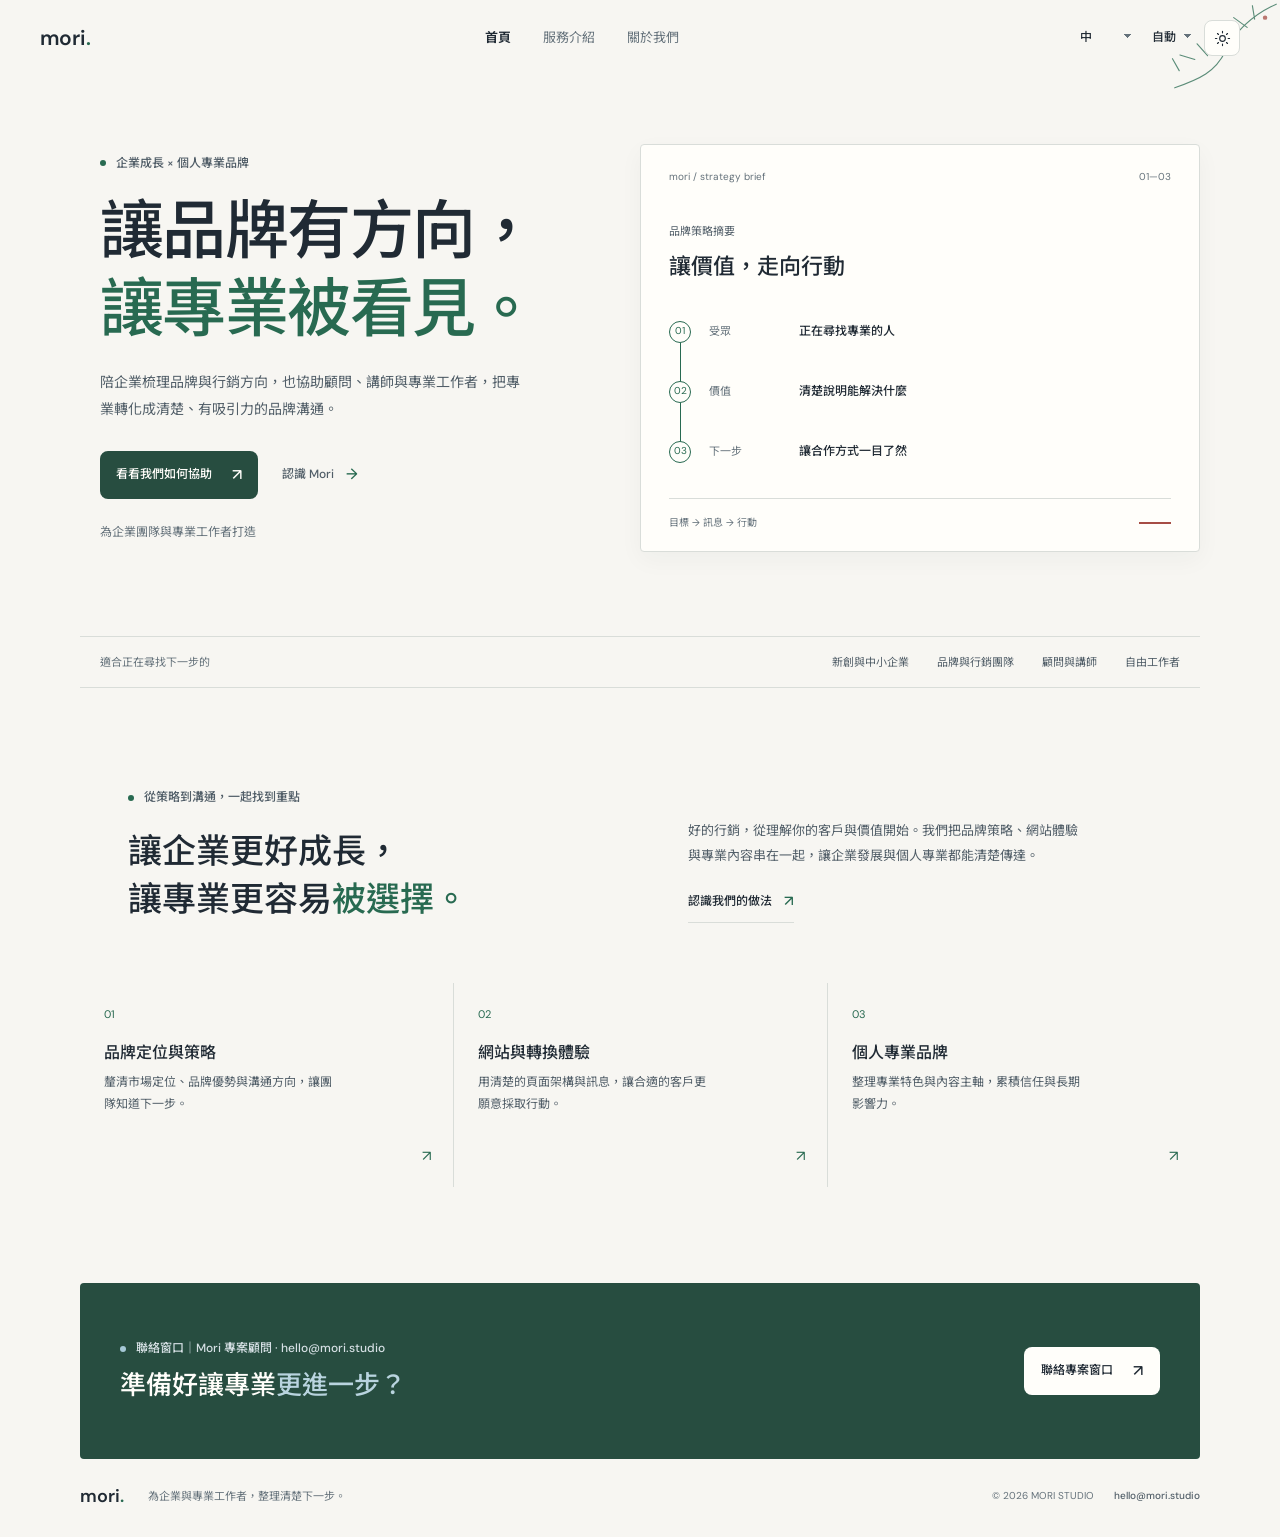
<file: index.html>
<!doctype html>
<html lang="zh-Hant">
<head>
  <meta charset="utf-8">
  <meta name="viewport" content="width=device-width, initial-scale=1">
  <meta name="theme-color" content="#f7f6f2">
  <meta name="description" content="Mori Studio helps businesses clarify their brand and experts communicate their value.">
  <title>Mori Studio — 讓品牌更有方向，讓專業被看見</title>
  <link rel="stylesheet" href="style.css">
</head>
<body>
  <div class="season-decoration" aria-hidden="true"><svg viewBox="0 0 150 120"><path d="M145 4C112 19 91 39 77 67S43 104 9 116M116 24l-3-18m-7 29L88 22m-1 19-20-4m-3 24-2-20m-9 32L39 57m-3 21-20-6m-1 21-9-16"/><circle cx="130" cy="22" r="4"/></svg></div>
  <header class="site-header">
    <a class="brand" href="index.html" aria-label="Mori Studio home">mori<span>.</span></a>
    <nav class="main-nav" id="mainNav">
      <a class="active" href="index.html" data-i18n="navHome">首頁</a>
      <a href="services.html" data-i18n="navServices">服務介紹</a>
      <a href="about.html" data-i18n="navAbout">關於我們</a>
    </nav>
    <div class="header-actions">
      <label class="select-wrap"><span class="sr-only">Language</span><select id="languageSelect" aria-label="Language"><option value="zh">中</option><option value="en">EN</option><option value="ja">日本語</option></select></label>
      <label class="select-wrap season-select"><span class="sr-only">Season theme</span><select id="seasonSelect" aria-label="Season theme"><option value="auto" data-i18n="seasonAuto">自動</option><option value="none" data-i18n="seasonDefault">一般</option><option value="christmas" data-i18n="seasonChristmas">聖誕</option></select></label>
      <button class="icon-button mode-toggle" id="modeToggle" aria-label="Toggle dark mode" title="Light / dark mode"><svg viewBox="0 0 24 24" aria-hidden="true"><circle cx="12" cy="12" r="4"/><path d="M12 2v2m0 16v2M4.93 4.93l1.42 1.42m11.3 11.3 1.42 1.42M2 12h2m16 0h2M4.93 19.07l1.42-1.42m11.3-11.3 1.42-1.42"/></svg></button>
      <button class="menu-toggle" id="menuToggle" aria-label="Open menu" aria-expanded="false"><span></span><span></span></button>
    </div>
  </header>
  <main>
    <section class="hero page-width">
      <div class="hero-copy">
        <p class="eyebrow"><span class="eyebrow-dot"></span><span data-i18n="heroEyebrow">企業成長 × 個人專業品牌</span></p>
        <h1 data-i18n="heroTitle">讓品牌有方向，<br><span>讓專業被看見。</span></h1>
        <p class="hero-description" data-i18n="heroDescription">陪企業梳理品牌與行銷方向，也協助顧問、講師與專業工作者，把專業轉化成清楚、有吸引力的品牌溝通。</p>
        <div class="hero-buttons"><a class="button button-primary" href="services.html"><span data-i18n="heroCta">看看我們如何協助</span><span class="arrow" aria-hidden="true">↗</span></a><a class="text-link" href="about.html"><span data-i18n="heroSecondary">認識 Mori</span><span aria-hidden="true">→</span></a></div>
        <p class="hero-note" data-i18n="heroNote">為企業團隊與專業工作者打造</p>
      </div>
      <div class="hero-art" role="img" aria-label="A brand strategy brief showing audience, value, and action">
        <div class="brief-topline"><span>mori / strategy brief</span><span>01—03</span></div>
        <div class="brief-heading"><span class="brief-kicker" data-i18n="visualHeading">品牌策略摘要</span><h2 data-i18n="visualTitle">讓價值，走向行動</h2></div>
        <div class="strategy-route">
          <div class="route-step"><span class="route-number">01</span><span class="route-label" data-i18n="visualAudienceLabel">受眾</span><strong data-i18n="visualAudience">正在尋找專業的人</strong></div>
          <span class="route-line" aria-hidden="true"></span>
          <div class="route-step"><span class="route-number">02</span><span class="route-label" data-i18n="visualValueLabel">價值</span><strong data-i18n="visualValue">清楚說明能解決什麼</strong></div>
          <span class="route-line" aria-hidden="true"></span>
          <div class="route-step"><span class="route-number">03</span><span class="route-label" data-i18n="visualActionLabel">下一步</span><strong data-i18n="visualAction">讓合作方式一目了然</strong></div>
        </div>
        <div class="brief-footer"><span data-i18n="visualFoot">目標 → 訊息 → 行動</span><span class="brief-rule"></span></div>
      </div>
    </section>
    <section class="trust-strip page-width"><span class="trust-label" data-i18n="trustLabel">適合正在尋找下一步的</span><div class="trust-logos"><span data-i18n="trust1">新創與中小企業</span><span data-i18n="trust2">品牌與行銷團隊</span><span data-i18n="trust3">顧問與講師</span><span data-i18n="trust4">自由工作者</span></div></section>
    <section class="intro-section page-width">
      <div class="section-heading"><p class="eyebrow"><span class="eyebrow-dot"></span><span data-i18n="introEyebrow">從策略到溝通，一起找到重點</span></p><h2 data-i18n="introTitle">讓企業更好成長，<br>讓專業更容易<span>被選擇。</span></h2></div>
      <div class="intro-side"><p data-i18n="introCopy">好的行銷，從理解你的客戶與價值開始。我們把品牌策略、網站體驗與專業內容串在一起，讓企業發展與個人專業都能清楚傳達。</p><a href="about.html" class="under-link"><span data-i18n="learnMore">認識我們的做法</span><span aria-hidden="true">↗</span></a></div>
    </section>
    <section class="service-preview page-width">
      <a class="service-card" href="services.html"><span class="card-index">01</span><h3 data-i18n="service1Title">品牌定位與策略</h3><p data-i18n="service1Text">釐清市場定位、品牌優勢與溝通方向，讓團隊知道下一步。</p><span class="card-arrow" aria-hidden="true">↗</span></a>
      <a class="service-card" href="services.html"><span class="card-index">02</span><h3 data-i18n="service2Title">網站與轉換體驗</h3><p data-i18n="service2Text">用清楚的頁面架構與訊息，讓合適的客戶更願意採取行動。</p><span class="card-arrow" aria-hidden="true">↗</span></a>
      <a class="service-card" href="services.html"><span class="card-index">03</span><h3 data-i18n="service3Title">個人專業品牌</h3><p data-i18n="service3Text">整理專業特色與內容主軸，累積信任與長期影響力。</p><span class="card-arrow" aria-hidden="true">↗</span></a>
    </section>
    <section class="cta-band page-width"><div><p class="eyebrow"><span class="eyebrow-dot"></span><span data-i18n="ctaEyebrow">聯絡窗口｜Mori 專案顧問 · hello@mori.studio</span></p><h2 data-i18n="ctaTitle">準備好讓專業<span>更進一步？</span></h2></div><a class="button button-light" href="mailto:hello@mori.studio"><span data-i18n="ctaButton">聯絡專案窗口</span><span class="arrow" aria-hidden="true">↗</span></a></section>
  </main>
  <footer class="site-footer page-width"><a class="brand" href="index.html">mori<span>.</span></a><p data-i18n="footerLine">為企業與專業工作者，整理清楚下一步。</p><div class="footer-right"><span>© 2026 MORI STUDIO</span><a href="mailto:hello@mori.studio">hello@mori.studio</a></div></footer>
  <script src="script.js"></script>
</body>
</html>
</file>
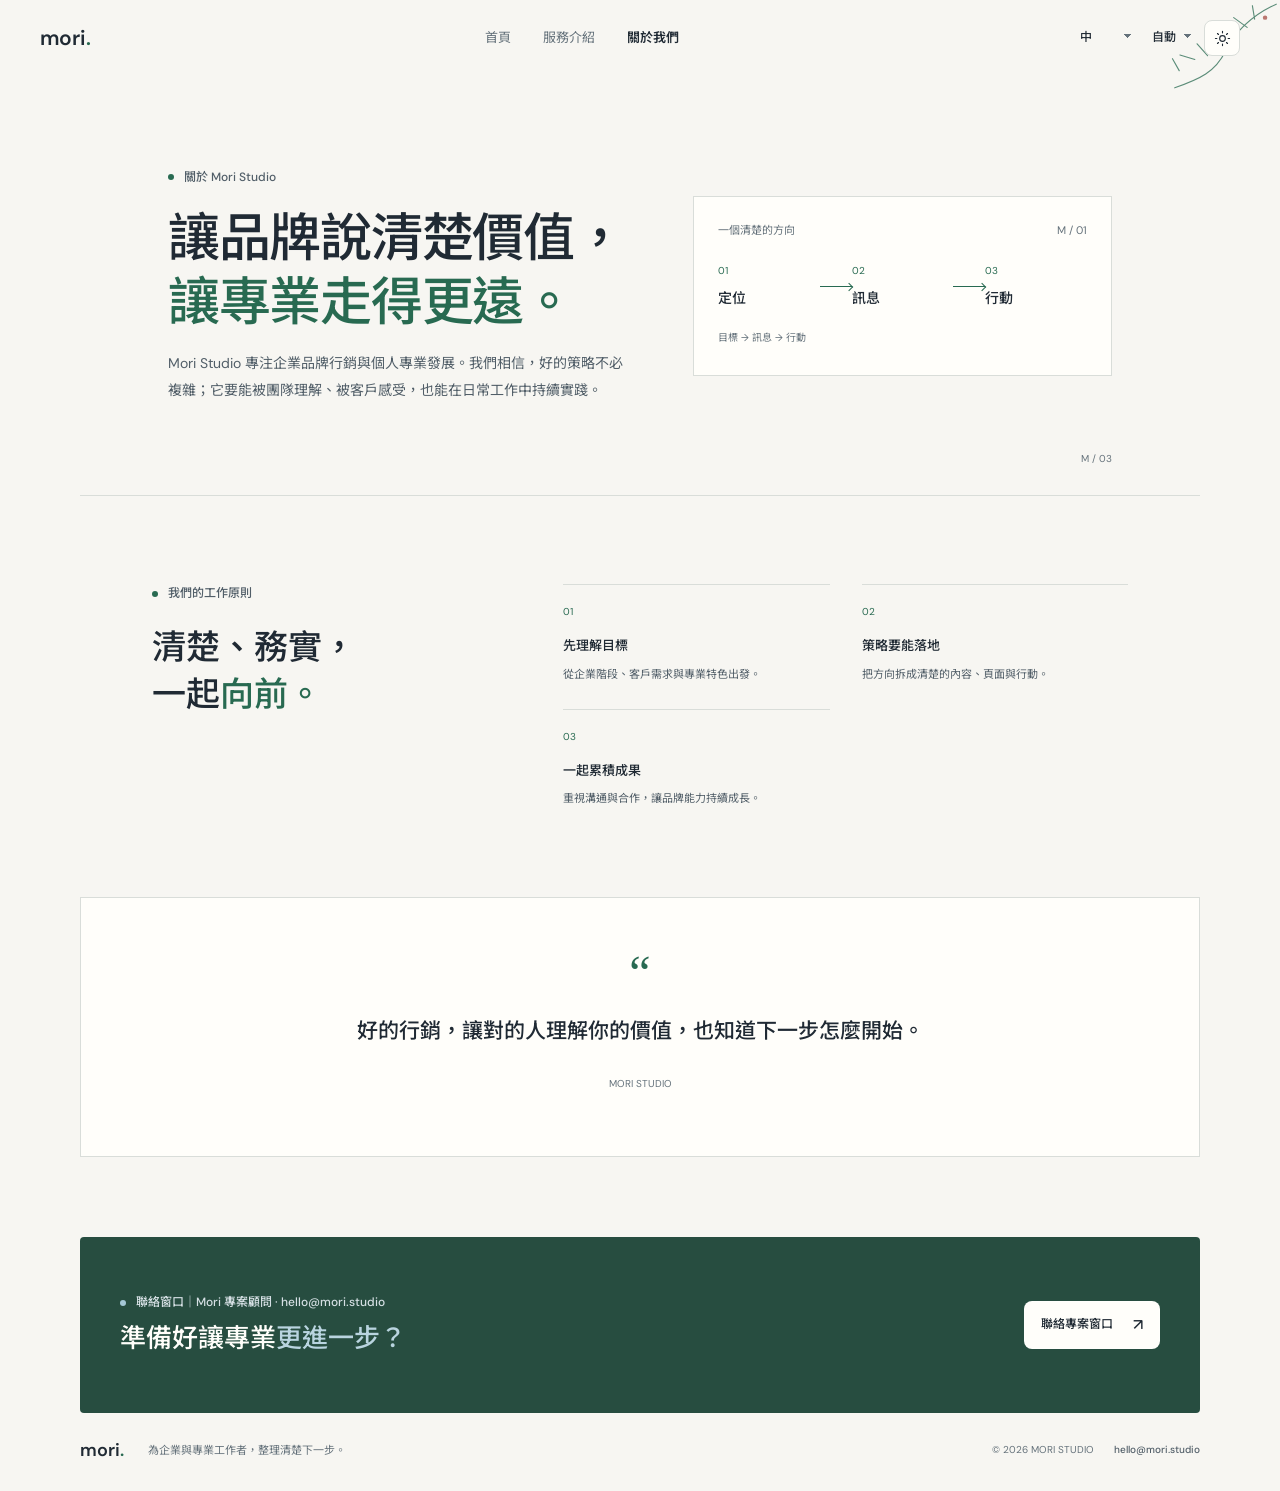
<file: about.html>
<!doctype html>
<html lang="zh-Hant">
<head><meta charset="utf-8"><meta name="viewport" content="width=device-width, initial-scale=1"><meta name="theme-color" content="#f7f6f2"><title>關於我們 — Mori Studio</title><link rel="stylesheet" href="style.css"></head>
<body>
  <div class="season-decoration" aria-hidden="true"><svg viewBox="0 0 150 120"><path d="M145 4C112 19 91 39 77 67S43 104 9 116M116 24l-3-18m-7 29L88 22m-1 19-20-4m-3 24-2-20m-9 32L39 57m-3 21-20-6m-1 21-9-16"/><circle cx="130" cy="22" r="4"/></svg></div>
  <header class="site-header"><a class="brand" href="index.html">mori<span>.</span></a><nav class="main-nav" id="mainNav"><a href="index.html" data-i18n="navHome">首頁</a><a href="services.html" data-i18n="navServices">服務介紹</a><a class="active" href="about.html" data-i18n="navAbout">關於我們</a></nav><div class="header-actions"><label class="select-wrap"><span class="sr-only">Language</span><select id="languageSelect" aria-label="Language"><option value="zh">中</option><option value="en">EN</option><option value="ja">日本語</option></select></label><label class="select-wrap season-select"><span class="sr-only">Season theme</span><select id="seasonSelect" aria-label="Season theme"><option value="auto" data-i18n="seasonAuto">自動</option><option value="none" data-i18n="seasonDefault">一般</option><option value="christmas" data-i18n="seasonChristmas">聖誕</option></select></label><button class="icon-button mode-toggle" id="modeToggle" aria-label="Toggle dark mode" title="Light / dark mode"><svg viewBox="0 0 24 24" aria-hidden="true"><circle cx="12" cy="12" r="4"/><path d="M12 2v2m0 16v2M4.93 4.93l1.42 1.42m11.3 11.3 1.42 1.42M2 12h2m16 0h2M4.93 19.07l1.42-1.42m11.3-11.3 1.42-1.42"/></svg></button><button class="menu-toggle" id="menuToggle" aria-label="Open menu" aria-expanded="false"><span></span><span></span></button></div></header>
  <main>
    <section class="subhero about-hero page-width"><div class="about-copy"><p class="eyebrow"><span class="eyebrow-dot"></span><span data-i18n="aboutEyebrow">關於 Mori Studio</span></p><h1 data-i18n="aboutTitle">讓品牌說清楚價值，<br><span>讓專業走得更遠。</span></h1><p class="subhero-copy" data-i18n="aboutCopy">Mori Studio 專注企業品牌行銷與個人專業發展。我們相信，好的策略不必複雜；它要能被團隊理解、被客戶感受，也能在日常工作中持續實踐。</p></div><div class="about-illustration" role="img" aria-label="Positioning, message, and next action"><div class="map-heading"><span data-i18n="aboutMapLabel">一個清楚的方向</span><span>M / 01</span></div><div class="map-route"><div><span>01</span><strong data-i18n="routeStrategy">定位</strong></div><i></i><div><span>02</span><strong data-i18n="routeMessage">訊息</strong></div><i></i><div><span>03</span><strong data-i18n="routeAction">行動</strong></div></div><p data-i18n="visualFoot">目標 → 訊息 → 行動</p></div><span class="subhero-index">M / 03</span></section>
    <section class="values-section page-width"><div><p class="eyebrow"><span class="eyebrow-dot"></span><span data-i18n="valuesEyebrow">我們的工作原則</span></p><h2 data-i18n="valuesTitle">清楚、務實，<br>一起<span>向前。</span></h2></div><div class="values-grid"><article><span>01</span><h3 data-i18n="value1">先理解目標</h3><p data-i18n="value1Text">從企業階段、客戶需求與專業特色出發。</p></article><article><span>02</span><h3 data-i18n="value2">策略要能落地</h3><p data-i18n="value2Text">把方向拆成清楚的內容、頁面與行動。</p></article><article><span>03</span><h3 data-i18n="value3">一起累積成果</h3><p data-i18n="value3Text">重視溝通與合作，讓品牌能力持續成長。</p></article></div></section>
    <section class="quote-section page-width"><span class="quote-mark" aria-hidden="true">“</span><blockquote data-i18n="quote">好的行銷，讓對的人理解你的價值，也知道下一步怎麼開始。</blockquote><span class="quote-credit">MORI STUDIO</span></section>
    <section class="cta-band page-width"><div><p class="eyebrow"><span class="eyebrow-dot"></span><span data-i18n="ctaEyebrow">聯絡窗口｜Mori 專案顧問 · hello@mori.studio</span></p><h2 data-i18n="ctaTitle">準備好讓專業<span>更進一步？</span></h2></div><a class="button button-light" href="mailto:hello@mori.studio"><span data-i18n="ctaButton">聯絡專案窗口</span><span class="arrow" aria-hidden="true">↗</span></a></section>
  </main>
  <footer class="site-footer page-width"><a class="brand" href="index.html">mori<span>.</span></a><p data-i18n="footerLine">為企業與專業工作者，整理清楚下一步。</p><div class="footer-right"><span>© 2026 MORI STUDIO</span><a href="mailto:hello@mori.studio">hello@mori.studio</a></div></footer>
  <script src="script.js"></script>
</body>
</html>
</file>
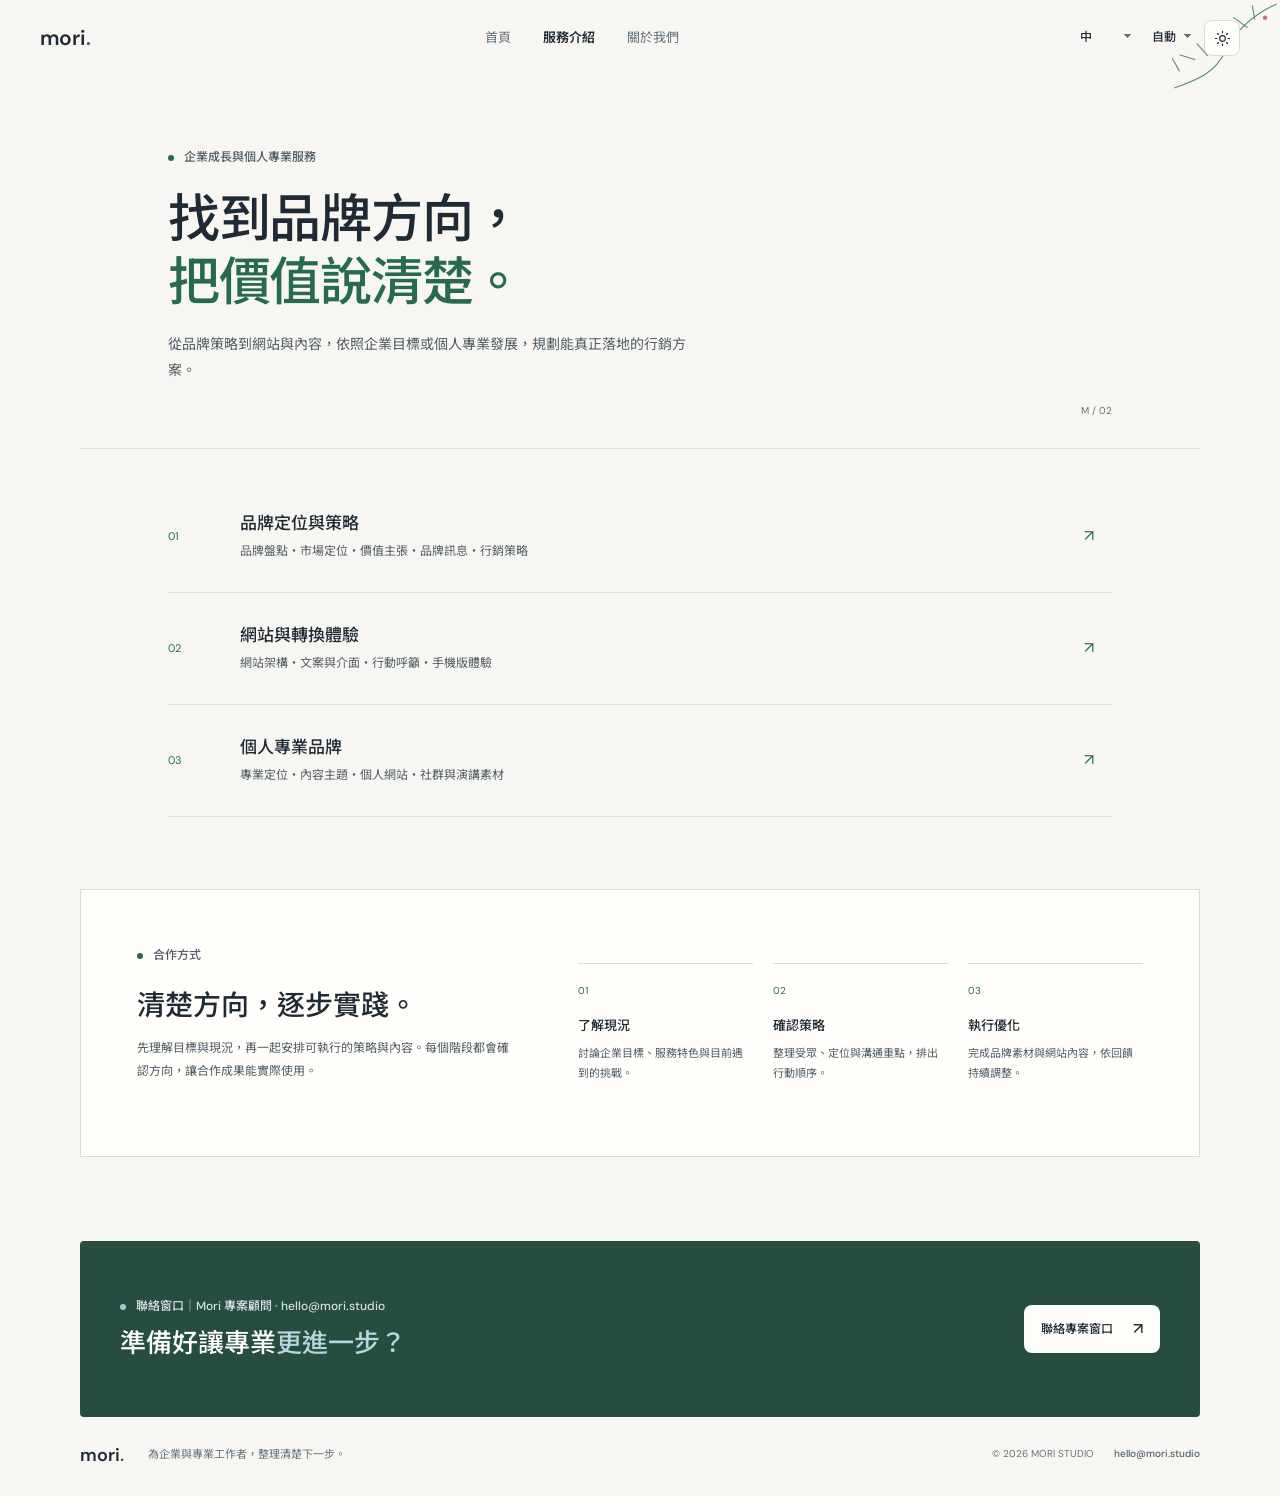
<file: services.html>
<!doctype html>
<html lang="zh-Hant">
<head><meta charset="utf-8"><meta name="viewport" content="width=device-width, initial-scale=1"><meta name="theme-color" content="#f7f6f2"><title>服務介紹 — Mori Studio</title><link rel="stylesheet" href="style.css"></head>
<body>
  <div class="season-decoration" aria-hidden="true"><svg viewBox="0 0 150 120"><path d="M145 4C112 19 91 39 77 67S43 104 9 116M116 24l-3-18m-7 29L88 22m-1 19-20-4m-3 24-2-20m-9 32L39 57m-3 21-20-6m-1 21-9-16"/><circle cx="130" cy="22" r="4"/></svg></div>
  <header class="site-header"><a class="brand" href="index.html">mori<span>.</span></a><nav class="main-nav" id="mainNav"><a href="index.html" data-i18n="navHome">首頁</a><a class="active" href="services.html" data-i18n="navServices">服務介紹</a><a href="about.html" data-i18n="navAbout">關於我們</a></nav><div class="header-actions"><label class="select-wrap"><span class="sr-only">Language</span><select id="languageSelect" aria-label="Language"><option value="zh">中</option><option value="en">EN</option><option value="ja">日本語</option></select></label><label class="select-wrap season-select"><span class="sr-only">Season theme</span><select id="seasonSelect" aria-label="Season theme"><option value="auto" data-i18n="seasonAuto">自動</option><option value="none" data-i18n="seasonDefault">一般</option><option value="christmas" data-i18n="seasonChristmas">聖誕</option></select></label><button class="icon-button mode-toggle" id="modeToggle" aria-label="Toggle dark mode" title="Light / dark mode"><svg viewBox="0 0 24 24" aria-hidden="true"><circle cx="12" cy="12" r="4"/><path d="M12 2v2m0 16v2M4.93 4.93l1.42 1.42m11.3 11.3 1.42 1.42M2 12h2m16 0h2M4.93 19.07l1.42-1.42m11.3-11.3 1.42-1.42"/></svg></button><button class="menu-toggle" id="menuToggle" aria-label="Open menu" aria-expanded="false"><span></span><span></span></button></div></header>
  <main>
    <section class="subhero page-width"><p class="eyebrow"><span class="eyebrow-dot"></span><span data-i18n="servicesEyebrow">企業成長與個人專業服務</span></p><h1 data-i18n="servicesTitle">找到品牌方向，<br><span>把價值說清楚。</span></h1><p class="subhero-copy" data-i18n="servicesCopy">從品牌策略到網站與內容，依照企業目標或個人專業發展，規劃能真正落地的行銷方案。</p><span class="subhero-index">M / 02</span></section>
    <section class="offer-list page-width"><article class="offer-row"><span class="offer-number">01</span><div class="offer-copy"><h2 data-i18n="service1Title">品牌定位與策略</h2><p data-i18n="offer1">品牌盤點・市場定位・價值主張・品牌訊息・行銷策略</p></div><span class="offer-arrow" aria-hidden="true">↗</span></article><article class="offer-row"><span class="offer-number">02</span><div class="offer-copy"><h2 data-i18n="service2Title">網站與轉換體驗</h2><p data-i18n="offer2">網站架構・文案與介面・行動呼籲・手機版體驗</p></div><span class="offer-arrow" aria-hidden="true">↗</span></article><article class="offer-row"><span class="offer-number">03</span><div class="offer-copy"><h2 data-i18n="service3Title">個人專業品牌</h2><p data-i18n="offer3">專業定位・內容主題・個人網站・社群與演講素材</p></div><span class="offer-arrow" aria-hidden="true">↗</span></article></section>
    <section class="process-section page-width"><div class="process-intro"><p class="eyebrow"><span class="eyebrow-dot"></span><span data-i18n="processEyebrow">合作方式</span></p><h2 data-i18n="processTitle">清楚方向，逐步實踐。</h2><p data-i18n="processCopy">先理解目標與現況，再一起安排可執行的策略與內容。每個階段都會確認方向，讓合作成果能實際使用。</p></div><div class="process-steps"><div><span>01</span><h3 data-i18n="step1">了解現況</h3><p data-i18n="step1Text">討論企業目標、服務特色與目前遇到的挑戰。</p></div><div><span>02</span><h3 data-i18n="step2">確認策略</h3><p data-i18n="step2Text">整理受眾、定位與溝通重點，排出行動順序。</p></div><div><span>03</span><h3 data-i18n="step3">執行優化</h3><p data-i18n="step3Text">完成品牌素材與網站內容，依回饋持續調整。</p></div></div></section>
    <section class="cta-band page-width"><div><p class="eyebrow"><span class="eyebrow-dot"></span><span data-i18n="ctaEyebrow">聯絡窗口｜Mori 專案顧問 · hello@mori.studio</span></p><h2 data-i18n="ctaTitle">準備好讓專業<span>更進一步？</span></h2></div><a class="button button-light" href="mailto:hello@mori.studio"><span data-i18n="ctaButton">聯絡專案窗口</span><span class="arrow" aria-hidden="true">↗</span></a></section>
  </main>
  <footer class="site-footer page-width"><a class="brand" href="index.html">mori<span>.</span></a><p data-i18n="footerLine">為企業與專業工作者，整理清楚下一步。</p><div class="footer-right"><span>© 2026 MORI STUDIO</span><a href="mailto:hello@mori.studio">hello@mori.studio</a></div></footer>
  <script src="script.js"></script>
</body>
</html>
</file>
<file: style.css>
@import url('https://fonts.googleapis.com/css2?family=DM+Sans:wght@400;500;600&family=Noto+Sans+JP:wght@400;500;600&family=Noto+Sans+TC:wght@400;500;600&display=swap');

/* Visual polish guided by unslop by Damir Sokolovsky, CC BY 4.0: https://x.com/heydamir */
:root{--bg:#f7f6f2;--surface:#fffefa;--surface-raised:#efeee8;--ink:#202a34;--secondary:#515e68;--muted:#65727b;--line:#d9ddd9;--accent:#356f8d;--accent-soft:#e7eef0;--cta:#243c49;--holiday:#a64d45;--ease:cubic-bezier(.22,1,.36,1);color-scheme:light}
*{box-sizing:border-box}
html{scroll-behavior:smooth}
body{margin:0;background:var(--bg);color:var(--ink);font-family:'DM Sans','Noto Sans TC','Noto Sans JP',sans-serif;line-height:1.65;transition:background-color .16s var(--ease),color .16s var(--ease)}
a{color:inherit;text-decoration:none}
button,select{font:inherit}
.page-width{width:min(1120px,calc(100% - 64px));margin-inline:auto}
.site-header{height:76px;width:min(1200px,calc(100% - 64px));margin-inline:auto;display:flex;align-items:center;justify-content:space-between;position:relative;z-index:10}
.brand{font-size:21px;line-height:1;font-weight:600;letter-spacing:0}.brand span{color:var(--accent)}
.main-nav{display:flex;align-items:center;gap:32px;color:var(--muted);font-size:13px}.main-nav a{transition:color .16s var(--ease)}.main-nav a:hover,.main-nav a.active{color:var(--ink)}.main-nav a.active{font-weight:600}
.header-actions{display:flex;align-items:center;gap:8px}.select-wrap select{appearance:none;border:0;background:transparent;color:var(--ink);font-size:12px;font-weight:500;padding:8px 20px 8px 8px;cursor:pointer;background-image:linear-gradient(45deg,transparent 50%,var(--muted) 50%),linear-gradient(135deg,var(--muted) 50%,transparent 50%);background-position:calc(100% - 8px) 14px,calc(100% - 4px) 14px;background-size:4px 4px;background-repeat:no-repeat}.select-wrap select:focus-visible,.button:focus-visible,.text-link:focus-visible,.under-link:focus-visible,.icon-button:focus-visible,.menu-toggle:focus-visible{outline:2px solid var(--accent);outline-offset:3px;border-radius:4px}
.icon-button,.menu-toggle{width:36px;height:36px;border:1px solid var(--line);background:var(--surface);border-radius:8px;color:var(--ink);cursor:pointer;display:grid;place-items:center}.icon-button svg{width:17px;height:17px;fill:none;stroke:currentColor;stroke-width:1.6;stroke-linecap:round;stroke-linejoin:round;transition:transform .16s var(--ease)}.dark .icon-button svg{transform:rotate(45deg)}
.menu-toggle{display:none}.menu-toggle span{width:16px;height:1.5px;background:var(--ink);display:block}.menu-toggle span+span{margin-top:4px}.sr-only{position:absolute;width:1px;height:1px;padding:0;margin:-1px;overflow:hidden;clip:rect(0,0,0,0);white-space:nowrap;border:0}
.hero{display:grid;grid-template-columns:.94fr 1.06fr;align-items:center;gap:64px;padding:56px 0 72px;min-height:560px}.hero-copy{padding-left:20px}.eyebrow{margin:0 0 20px;color:var(--secondary);font-size:12px;font-weight:500;display:flex;gap:10px;align-items:center}.eyebrow-dot{width:6px;height:6px;background:var(--accent);border-radius:50%;flex:none}.hero h1,.subhero h1{font-size:clamp(44px,5vw,64px);letter-spacing:-.025em;line-height:1.22;margin:0 0 20px;font-weight:500}.hero h1 span,.subhero h1 span{color:var(--accent)}.hero-description,.subhero-copy{max-width:430px;color:var(--secondary);font-size:14px;line-height:1.9;margin:0}.hero-buttons{display:flex;align-items:center;gap:24px;margin-top:28px}.button{min-height:48px;padding:12px 16px;border-radius:8px;display:inline-flex;align-items:center;gap:20px;font-size:12px;font-weight:500;transition:background-color .16s var(--ease),color .16s var(--ease),border-color .16s var(--ease)}.button-primary{background:var(--cta);color:#fffefa}.button-primary:hover{background:var(--accent)}.button-light{background:var(--surface);color:var(--ink);border:1px solid #ffffff40}.button-light:hover{background:var(--surface-raised)}.arrow{font-size:16px;line-height:1}.text-link{font-size:12px;font-weight:500;display:flex;gap:12px;align-items:center;color:var(--secondary);transition:color .16s var(--ease)}.text-link:hover,.under-link:hover{color:var(--accent)}.text-link span:last-child,.under-link span:last-child{color:var(--accent);font-size:15px}.hero-note{font-size:12px;color:var(--muted);margin:24px 0 0}
.hero-art{position:relative;background:var(--surface);border:1px solid var(--line);border-radius:4px;min-height:356px;padding:24px 28px 20px;box-shadow:0 8px 24px #202a340a}.brief-topline,.brief-footer{display:flex;align-items:center;justify-content:space-between;font-size:10px;color:var(--muted)}.brief-topline span:last-child{font-variant-numeric:tabular-nums}.brief-heading{margin:32px 0 20px}.brief-kicker{font-size:11px;color:var(--secondary)}.brief-heading h2{font-size:22px;line-height:1.35;font-weight:500;letter-spacing:0;margin:8px 0 0}.strategy-route{display:grid;gap:0}.route-step{min-height:60px;display:grid;grid-template-columns:28px 78px minmax(0,1fr);align-items:center;column-gap:12px;position:relative}.route-number{width:22px;height:22px;border:1px solid var(--accent);border-radius:50%;display:grid;place-items:center;color:var(--accent);font-size:10px;font-variant-numeric:tabular-nums;background:var(--surface);position:relative;z-index:1}.route-label{color:var(--muted);font-size:11px}.route-step strong{font-size:12px;font-weight:500;color:var(--ink)}.route-step:not(:last-child) .route-number:after{content:"";position:absolute;top:21px;left:10px;width:1px;height:40px;background:var(--accent)}.brief-footer{margin-top:16px;padding-top:16px;border-top:1px solid var(--line)}.brief-rule{width:32px;height:2px;background:var(--accent)}
.trust-strip{border-top:1px solid var(--line);border-bottom:1px solid var(--line);padding:16px 20px;display:flex;align-items:center;justify-content:space-between;gap:24px;color:var(--secondary);font-size:11px}.trust-label{color:var(--muted)}.trust-logos{display:flex;align-items:center;gap:28px}.trust-logos span{font-size:11px}
.intro-section{display:grid;grid-template-columns:1fr 1fr;gap:96px;padding:100px 48px 48px;align-items:end}.section-heading h2,.process-intro h2,.values-section h2{font-size:34px;line-height:1.4;letter-spacing:0;margin:0;font-weight:500}.section-heading h2 span,.values-section h2 span{color:var(--accent)}.intro-side p,.process-intro>p:last-child{max-width:400px;color:var(--secondary);font-size:13px;line-height:1.9;margin:0 0 18px}.under-link{font-size:12px;font-weight:500;border-bottom:1px solid var(--line);padding-bottom:8px;display:inline-flex;gap:12px;align-items:center;transition:color .16s var(--ease),border-color .16s var(--ease)}.under-link:hover{border-color:var(--accent)}
.service-preview{display:grid;grid-template-columns:repeat(3,minmax(0,1fr));gap:0;padding:12px 0 96px}.service-card{display:flex;flex-direction:column;align-items:flex-start;min-height:204px;padding:22px 24px 20px;border-left:1px solid var(--line);position:relative;transition:background-color .16s var(--ease)}.service-card:first-child{border-left:0}.service-card:hover{background:var(--surface)}.card-index{font-size:11px;color:var(--accent);font-variant-numeric:tabular-nums}.service-card h3{font-size:16px;line-height:1.45;font-weight:500;margin:18px 0 8px}.service-card p{font-size:12px;line-height:1.8;color:var(--secondary);max-width:255px;margin:0;padding-right:18px}.card-arrow{position:absolute;right:22px;bottom:18px;color:var(--accent);font-size:15px}
.cta-band{background:var(--cta);border-radius:4px;min-height:176px;padding:32px 40px;display:flex;align-items:center;justify-content:space-between;color:#fffefa}.cta-band .eyebrow{color:#d6e0e4;margin-bottom:8px}.cta-band .eyebrow-dot{background:#a5c8d6}.cta-band h2{font-size:26px;line-height:1.4;letter-spacing:0;margin:0;font-weight:500}.cta-band h2 span{color:#b9d4df}.site-footer{padding:28px 0 32px;display:flex;align-items:center;gap:24px;color:var(--muted);font-size:11px}.site-footer .brand{font-size:18px;color:var(--ink)}.site-footer>p{margin:0}.footer-right{margin-left:auto;display:flex;align-items:center;gap:20px;font-size:10px}.footer-right a{color:var(--secondary);font-weight:500}
.season-decoration{display:none;position:absolute;right:0;top:0;width:112px;height:92px;overflow:hidden;pointer-events:none}.season-decoration svg{width:100%;height:100%;fill:none;stroke:#397658;stroke-width:1.5;stroke-linecap:round;stroke-linejoin:round;opacity:.75}.season-decoration svg circle{fill:#b9554d;stroke:#f7f6f2;stroke-width:2}
.subhero{min-height:352px;padding:72px 88px 64px;position:relative;border-bottom:1px solid var(--line)}.subhero h1{font-size:52px;margin-bottom:16px}.subhero-copy{max-width:520px}.subhero-index{position:absolute;right:88px;bottom:28px;color:var(--muted);font-size:10px;font-variant-numeric:tabular-nums}.offer-list{padding:32px 88px 72px}.offer-row{min-height:112px;border-bottom:1px solid var(--line);display:grid;grid-template-columns:56px minmax(0,1fr) 28px;align-items:center;gap:16px}.offer-number{font-size:11px;color:var(--accent);font-variant-numeric:tabular-nums}.offer-row h2{font-size:17px;line-height:1.45;margin:0 0 5px;font-weight:500}.offer-row p{font-size:12px;color:var(--secondary);margin:0;line-height:1.7}.offer-arrow{color:var(--accent);font-size:16px}.process-section{padding:56px;background:var(--surface);border:1px solid var(--line);display:grid;grid-template-columns:.8fr 1.2fr;gap:64px;margin-bottom:84px}.process-intro h2{font-size:28px;margin-bottom:12px}.process-intro>p:last-child{font-size:12px}.process-steps{display:grid;grid-template-columns:repeat(3,minmax(0,1fr));gap:20px;align-content:center}.process-steps>div{border-top:1px solid var(--line);padding-top:12px}.process-steps>div>span{font-size:10px;color:var(--accent);font-variant-numeric:tabular-nums}.process-steps h3{font-size:13px;font-weight:500;margin:12px 0 8px}.process-steps p{font-size:11px;line-height:1.75;color:var(--secondary);margin:0}
.about-hero{display:grid;grid-template-columns:1fr .9fr;gap:60px;align-items:center;min-height:420px;padding-top:56px;padding-bottom:56px}.about-copy{position:relative;z-index:1}.about-illustration{background:var(--surface);border:1px solid var(--line);padding:24px;min-height:180px}.map-heading{display:flex;justify-content:space-between;align-items:center;font-size:11px;color:var(--muted)}.map-heading span:last-child{font-variant-numeric:tabular-nums}.map-route{margin:24px 0 20px;display:grid;grid-template-columns:1fr 32px 1fr 32px 1fr;align-items:center}.map-route>div{display:flex;flex-direction:column;gap:8px}.map-route>div span{font-size:10px;color:var(--accent);font-variant-numeric:tabular-nums}.map-route strong{font-size:14px;font-weight:500}.map-route i{height:1px;background:var(--accent);position:relative}.map-route i:after{content:"";position:absolute;right:0;top:-2px;width:5px;height:5px;border-top:1px solid var(--accent);border-right:1px solid var(--accent);transform:rotate(45deg)}.about-illustration>p{margin:0;color:var(--muted);font-size:10px}.values-section{padding:88px 72px;display:grid;grid-template-columns:.75fr 1.25fr;gap:72px}.values-section h2{font-size:34px}.values-grid{display:grid;grid-template-columns:1fr 1fr;gap:24px 32px}.values-grid article{border-top:1px solid var(--line);padding-top:12px}.values-grid article>span{font-size:10px;color:var(--accent);font-variant-numeric:tabular-nums}.values-grid h3{font-size:13px;font-weight:500;margin:12px 0 8px}.values-grid p{font-size:11px;color:var(--secondary);line-height:1.8;margin:0}.quote-section{position:relative;text-align:center;padding:56px 120px 60px;background:var(--surface);border:1px solid var(--line);margin-bottom:80px}.quote-mark{font:48px Georgia,serif;color:var(--accent);line-height:.8}.quote-section blockquote{font-size:21px;font-weight:500;line-height:1.7;max-width:700px;margin:16px auto 20px;letter-spacing:0}.quote-credit{font-size:10px;color:var(--muted);letter-spacing:0}
body.dark{--bg:#151c22;--surface:#1d272e;--surface-raised:#27333a;--ink:#eef1ed;--secondary:#c2cbc9;--muted:#aab5b3;--line:#354148;--accent:#91b9cb;--accent-soft:#263a43;--cta:#233943;--holiday:#cf8076;color-scheme:dark}.dark .hero-art{box-shadow:none}.dark .button-primary{background:#e9efed;color:#1a242a}.dark .button-primary:hover{background:#bdd3dc}.dark .button-light{background:#edf1ee;color:#1a242a;border-color:transparent}.dark .button-light:hover{background:#cbd9d7}.dark .route-number{background:var(--surface)}.dark .season-decoration svg circle{stroke:#151c22}
body.christmas{--accent:#286a51;--accent-soft:#e7eee8;--cta:#274d40;--holiday:#a64d45}.dark.christmas{--accent:#9bc8ad;--accent-soft:#263b32;--cta:#263f37;--holiday:#d68b7f}.christmas .season-decoration{display:block}.christmas .season-decoration svg{stroke:var(--accent)}.christmas .season-decoration svg circle{fill:var(--holiday)}.christmas .brief-rule{background:var(--holiday)}.christmas .route-number{border-color:var(--accent)}
@media(max-width:900px){.hero{gap:36px}.hero-copy{padding-left:0}.hero-art{padding:22px;min-height:340px}.intro-section{padding-inline:24px;gap:52px}.trust-logos{gap:18px}.subhero{padding-left:48px;padding-right:48px}.subhero-index{right:48px}.offer-list{padding-inline:48px}.process-section{padding:44px 32px;gap:36px}.values-section{padding-inline:40px;gap:44px}.about-hero{gap:36px}}
@media(max-width:640px){.page-width{width:calc(100% - 40px)}.site-header{width:calc(100% - 40px);height:68px}.brand{font-size:20px}.main-nav{display:none;position:absolute;top:60px;right:0;left:0;background:var(--surface);border:1px solid var(--line);padding:8px;box-shadow:0 8px 24px #121b200c;flex-direction:column;align-items:stretch;gap:0}.main-nav.open{display:flex}.main-nav a{padding:10px 12px}.header-actions{gap:4px}.select-wrap select{font-size:11px;padding-left:5px;padding-right:16px;background-position:calc(100% - 6px) 13px,calc(100% - 2px) 13px}.icon-button,.menu-toggle{width:34px;height:34px}.menu-toggle{display:block}.hero{display:flex;flex-direction:column;align-items:stretch;padding:44px 0 48px;gap:28px;min-height:unset}.hero-copy{padding:0 2px}.eyebrow{font-size:11px;margin-bottom:14px}.hero h1{font-size:clamp(38px,10vw,44px);line-height:1.3;margin-bottom:16px;letter-spacing:-.025em}.hero-description{font-size:13px;line-height:1.85}.hero-buttons{margin-top:22px;gap:18px}.button{min-height:44px;padding:11px 14px;gap:14px}.hero-note{margin-top:18px;font-size:11px}.hero-art{min-height:316px;padding:20px 18px 16px}.brief-heading{margin:28px 0 18px}.brief-heading h2{font-size:20px}.route-step{grid-template-columns:26px 62px minmax(0,1fr);column-gap:8px;min-height:54px}.route-step strong{font-size:11px}.route-step:not(:last-child) .route-number:after{height:34px}.brief-footer{margin-top:14px}.trust-strip{padding:16px 0;display:block}.trust-label{display:block;margin-bottom:12px}.trust-logos{display:grid;grid-template-columns:1fr 1fr;gap:10px 12px}.trust-logos span{font-size:11px}.intro-section{grid-template-columns:1fr;gap:16px;padding:64px 2px 28px}.section-heading h2,.values-section h2{font-size:28px;line-height:1.45}.intro-side p{font-size:12px}.service-preview{grid-template-columns:1fr;padding:8px 0 56px}.service-card{min-height:unset;padding:18px 14px 20px;border-left:0;border-top:1px solid var(--line)}.service-card:first-child{border-top:0}.service-card h3{margin:10px 0 5px}.service-card p{font-size:12px;padding-right:32px}.card-arrow{right:14px;bottom:18px}.cta-band{min-height:200px;padding:26px 22px;align-items:flex-start;flex-direction:column;justify-content:center;gap:16px}.cta-band .eyebrow{font-size:10px;line-height:1.6}.cta-band h2{font-size:23px}.site-footer{padding:22px 0 28px;display:grid;grid-template-columns:1fr auto;gap:8px}.site-footer>p{grid-column:1/-1;grid-row:2}.footer-right{grid-column:1/-1;margin:6px 0 0;justify-content:space-between}.subhero{min-height:310px;padding:56px 2px 42px}.subhero h1{font-size:40px;line-height:1.3}.subhero-copy{font-size:12px;line-height:1.85}.subhero-index{right:2px;bottom:14px}.offer-list{padding:18px 0 48px}.offer-row{min-height:104px;grid-template-columns:30px minmax(0,1fr) 20px;gap:8px}.offer-row h2{font-size:15px}.offer-row p{font-size:10px;line-height:1.65}.process-section{display:block;padding:30px 22px;margin-bottom:56px}.process-intro h2{font-size:24px}.process-steps{margin-top:24px;gap:12px}.process-steps h3{font-size:12px}.process-steps p{font-size:10px}.about-hero{display:flex;flex-direction:column;align-items:stretch;gap:26px;min-height:unset;padding:48px 2px 42px}.about-copy{max-width:none}.about-hero .subhero-copy{max-width:380px}.about-illustration{min-height:156px;padding:18px}.map-route{grid-template-columns:1fr 22px 1fr 22px 1fr;margin:18px 0 14px}.map-route strong{font-size:12px}.values-section{padding:58px 2px;display:block}.values-grid{margin-top:24px;gap:18px 14px}.values-grid h3{font-size:12px}.values-grid p{font-size:10px}.quote-section{padding:40px 20px 44px;margin-bottom:56px}.quote-section blockquote{font-size:17px;line-height:1.75}.season-decoration{width:72px;height:58px}.christmas .cta-band{border-top:2px solid var(--holiday)}}
@media(prefers-reduced-motion:reduce){*,*::before,*::after{scroll-behavior:auto!important;transition-duration:.01ms!important}}
</file>
